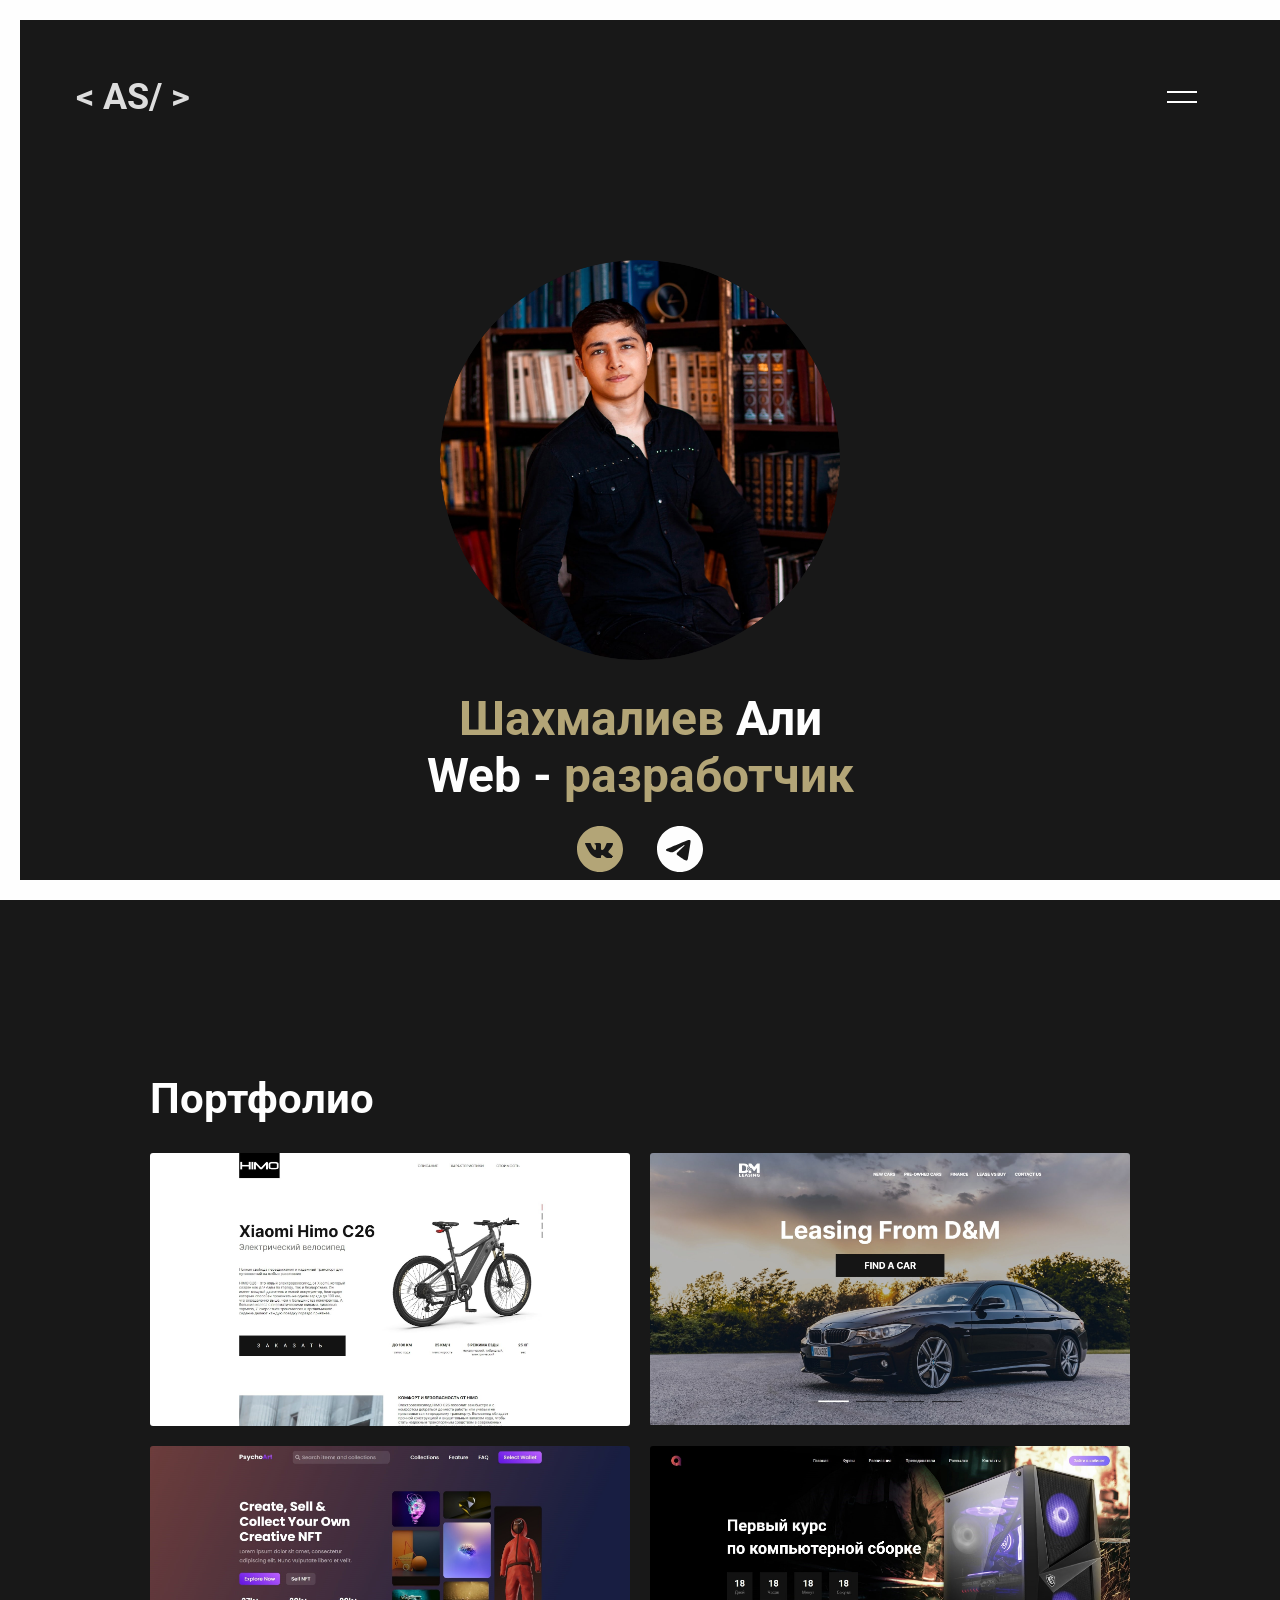
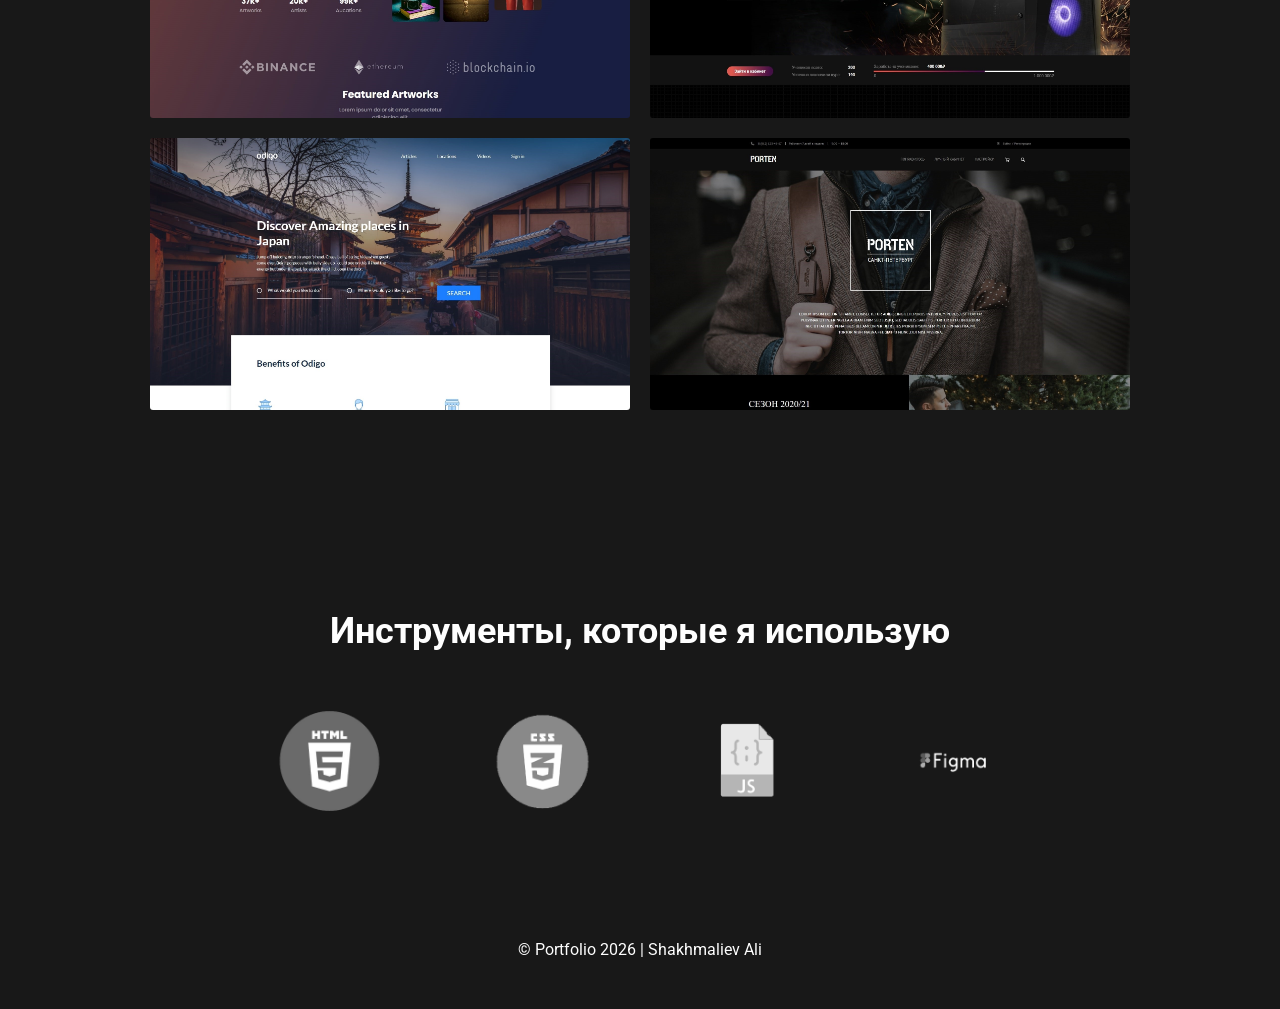
<file: index.html>
<!DOCTYPE html>
<html lang="en">
<head>
    <meta charset="UTF-8">
    <meta http-equiv="X-UA-Compatible" content="IE=edge">
    <meta name="viewport" content="width=device-width, initial-scale=1.0">
    <link rel="preconnect" href="https://fonts.googleapis.com">
    <link rel="preconnect" href="https://fonts.gstatic.com" crossorigin>
    <link href="https://fonts.googleapis.com/css2?family=Roboto:wght@400;500;700;900&display=swap" rel="stylesheet">
    <link rel="stylesheet" href="css/reset.css">
    <link rel="stylesheet" href="css/slick.css">
    <link rel="stylesheet" href="css/style.css">
    <title>Портфолио</title>
</head>
<body>

    <div class="top-line"></div>
    <div class="bottom-line"></div>
    <div class="left-line"></div>

    <header class="header" id="header">
        <div class="header__inner">
            <div class="logo">
                <a href="#header">< AS/ ></AS></a>
            </div>
            <div class="header__menu-burger">
                <div class="menu">
                    <ul class="menu__list">
                        <li class="menu__item"><a href="#home" class="menu__link">Главная</a></li>
                        <li class="menu__item"><a href="#portfolio" class="menu__link">Портфолио</a></li>
                        <li class="menu__item"><a href="#tools" class="menu__link">Инструменты</a></li>
                    </ul>
                </div>
                <div class="burger">
                    <div class="burger__spans">
                        <span></span>
                        <span></span>
                    </div>
                </div>
            </div>
        </div>
    </header>

    <main>
        <section class="home block" id="home">
            <div class="container">
                <div class="home__inner">
                    <div class="home__photo">
                        <img src="image/my-photo.jpg" alt="">
                    </div>
                    <h1 class="home__name"><span>Шахмалиев</span> Али</h1>
                    <h1 class="home__text">Web - <span>разработчик</span></h1>
                    <div class="home__contacts">
                        <a href="https://vk.com/ali1266" target="_blank" class="home__contacts-img">
                            <img src="image/vk.svg" alt="">
                        </a>
                        <a href="https://t.me/hunter1266" target="_blank" class="home__contacts-img">
                            <img src="image/telegram.svg" alt="">
                        </a>
                    </div>
                </div>
            </div>
        </section>

        <section class="portfolio block" id="portfolio">
            <div class="container">
                <h2 class="portfolio__title title">Портфолио</h2>
                <div class="portfolio__inner">
                    <a href="https://ali1266.github.io/website_10/" target="_blank" class="portfolio__card">
                        <img src="image/2.jpg" alt="">
                    </a>
                    <a href="https://ali1266.github.io/website_4/" target="_blank" class="portfolio__card">
                        <img src="image/6.jpg" alt="">
                    </a>
                    <a href="https://ali1266.github.io/website_9/" target="_blank" class="portfolio__card">
                        <img src="image/3.jpg" alt="">
                    </a>
                    <a href="https://ali1266.github.io/website_8/" target="_blank" class="portfolio__card">
                        <img src="image/4.jpg" alt="">
                    </a>
                    <a href="https://ali1266.github.io/website_1/" target="_blank" class="portfolio__card">
                        <img src="image/1.jpg" alt="">
                    </a>
                    <a href="https://ali1266.github.io/website_7/" target="_blank" class="portfolio__card">
                        <img src="image/5.jpg" alt="">
                    </a>
                </div>
            </div>
        </section>

        <section class="tools" id="tools">
            <div class="container">
                <div class="tools__inner">
                    <h2 class="tools__title">Инструменты, которые я использую</h2>
                    <div class="tools__items">
                        <img src="image/html.png" alt="">
                        <img src="image/css.png" alt="">
                        <img src="image/js.png" alt="">
                        <img src="image/figma.png" alt="">
                        <img src="image/vscode.png" alt="">
                    </div>
                </div>
            </div>
        </section>
    </main>
    
    <footer class="footer">
        <div class="container">
            <p class="footer__text">
                © Portfolio <span class="year"></span> | Shakhmaliev Ali
            </p>
        </div>
    </footer>
    
    <script src="https://ajax.googleapis.com/ajax/libs/jquery/3.6.4/jquery.min.js"></script>
    <script src="js/slick.min.js"></script>
    <script src="js/script.js"></script>
</body>
</html>
</file>
<file: css/style.css>
:root{
    --background-color: #181818;
    --color: #fefefe;
    --color-hover: #b3a577;
}

body::-webkit-scrollbar {
    width: 20px;               /* ширина всей полосы прокрутки */
  }
  
body::-webkit-scrollbar-track {
    background: var(--color);        /* цвет зоны отслеживания */
}

body::-webkit-scrollbar-thumb {
    background-color: var(--background-color);    /* цвет бегунка */
    border-radius: 20px;       /* округлось бегунка */
    border: 9px solid var(--color);      /* отступ вокруг бегунка */
    border-top: 20px solid var(--color);
    border-bottom: 20px solid var(--color);
}

body{
    font-family: 'Roboto', sans-serif;
    background-color: var(--background-color);
    color: var(--color);
}

a{
    color: inherit;
}

.container{
    max-width: 1000px;
    padding: 0 10px;
    margin: 0 auto;
}

.top-line{
    position: fixed;
    width: 100%;
    height: 20px;
    background-color: var(--color);
    top: 0;
    z-index: 999;
}

.bottom-line{
    position: fixed;
    width: 100%;
    height: 20px;
    background-color: var(--color);
    bottom: 0;
    z-index: 999;
}

.left-line{
    position: fixed;
    width: 20px;
    height: 100%;
    background-color: var(--color);
    left: 0;
    z-index: 999;
}

.header__inner{
    position: fixed;
    display: flex;
    justify-content: space-between;
    align-items: center;
    z-index: 999;
    width: 100%;
    padding: 4% 4% 0 4%;
}

.logo{
    font-size: 36px;
    font-weight: bold;
    color: #dddddd;
    cursor: pointer;
    padding: 25px;
    transition: all .3s;
    white-space: nowrap;
}

.logo:hover{
    color: var(--color-hover);
}

.header__menu-burger{
    display: flex;
    align-items: center;
}

.menu{
    overflow: hidden;
}

.menu__list{
    display: flex;
    align-items: center;
    transition: all .3s;
    transform: translateX(100%);
}

.menu .menu__list-active{
    visibility: visible;
    transform: translateX(0);
}

.menu__link{
    font-size: 20px;
    text-transform: uppercase;
    font-weight: bold;
    transition: all .3s;
    padding: 20px 15px;
    display: block;
}

.menu__link:hover {
    color: var(--color-hover);
}

.active {
    color: var(--color-hover);
}

.burger{
    position: relative;
    padding: 34px 25px;
    cursor: pointer;
    margin-right: 7px;
    z-index: 999;
}

.burger:hover span{
    background-color: var(--color-hover);
}

.burger-line-first{
    transform: translate(6px, -5px) rotate(45deg);
    transform-origin: left top;
    background-color: var(--color-hover)!important;
}

.burger-line-last{
    transform: translate(-3px, -16px) rotate(-45deg); 
    transform-origin: right bottom;
    background-color: var(--color-hover)!important;
}

.burger__spans{
    display: flex;
    flex-direction: column;
    justify-content: space-between;
    width: 30px;
    height: 12px;
}

.burger span{
    display: block;
    width: 30px;
    height: 2px;
    background-color: var(--color);
    transition: all .3s;
}

.home__inner{
    display: flex;
    flex-direction: column;
    align-items: center;
}

.home__photo{
    margin-top: 260px;
    margin-bottom: 30px;
    width: 400px;
    height: 400px;
    overflow: hidden;
    border-radius: 50%;
}

.home__photo img{
    width: 400px;
    height: 400px;
    border-radius: 50%;
    object-fit: cover;
    transition: all .3s;
}

.home__photo img:hover{
    transform: scale(1.1);
}

.home__name,
.home__text{
    font-weight: bold;
    font-size: 48px;
}

.home__text span,
.home__name span{
    color: var(--color-hover);
}

.home__contacts{
    display: flex;
    gap: 30px;
    margin-top: 20px;
}

.portfolio{
    padding-top: 200px;
}

.title{
    font-size: 42px;
    font-weight: 700;
    margin-bottom: 30px;
    color: var(--color);
}

.portfolio__inner{
    display: grid;
    grid-template-columns: repeat(auto-fit, minmax(340px, 1fr));
    gap: 20px;
}

.portfolio__card{
    position: relative;
    border-radius: 3px;
    overflow: hidden;
}

.portfolio__card:hover .portfolio__card::before{
    width: 90%;
}

.portfolio__card img{
    transition: transform 3s;
}

.portfolio__card:hover img{
    transform: scale(1.2) rotate(5deg);
    filter: blur(1px);
}

.slick-dots{
    font-size: 0;
}

.slick-arrow{
    font-size: 0;
}

.tools{
    padding-top: 200px;
    padding-bottom: 100px;
}

.tools__inner{
    display: flex;
    flex-direction: column;
    align-items: center;
}

.tools__title{
    font-size: 36px;
    font-weight: 700;
    margin-bottom: 30px;
    color: var(--color);
    text-align: center;
}

.tools__items{
    max-width: calc(207px * 4);
}

.tools__items img{
    max-width: 207px;
    filter: grayscale(1);
    transition: all .8s;
}

.tools__items img:hover{
    filter: grayscale(0);
}

.footer{
    padding-bottom: 50px;
    margin: 0 a;
}

.footer__text{
    text-align: center;
}

@media (max-width: 1120px){
    .top-line,
    .bottom-line,
    .left-line{
        display: none;
    }
    .header__inner{
        padding: 0;
    }
    .footer{
        padding-bottom: 20px;
    }
    .home__photo{
        margin-top: 160px;
    }
    .portfolio,
    .tools{
        padding-top: 120px;
    }
}

@media (max-width: 828px){
    .tools__items{
        max-width: calc(207px * 3);
    }
    .burger{
        margin-left: 100px;
    }
    .menu__list{
        position: absolute;
        display: flex;
        flex-direction: column;
        transition: all .2s;
        height: 100vh;
        width: 100%;
        background-color: var(--color);
        color: var(--background-color);
        align-items: flex-start;
        top: 0;
        padding-top: 100px;
    }
    .menu{
        overflow: visible;
    }
    .menu__link{
        padding-right: 100px;
    }
}

@media (max-width: 621px){
    .tools__items{
        max-width: calc(207px * 2);
    }
    .home__photo img,
    .home__photo{
        width: 280px;
        height: 280px;
    }
    .portfolio__inner{
        grid-template-columns: repeat(auto-fit, minmax(300px, 1fr));
    }
    .home__name, .home__text{
        font-size: 33px;
    }
    .home__contacts-img{
        width: 40px;
    }
    .title{
        font-size: 30px;
    }
    .tools__title{
        font-size: 24px;
    }
}

@media (max-width: 414px){
    .tools__items{
        max-width: 300px;
    }
    .logo{
        font-size: 32px;
        padding: 15px;
    }
}
</file>
